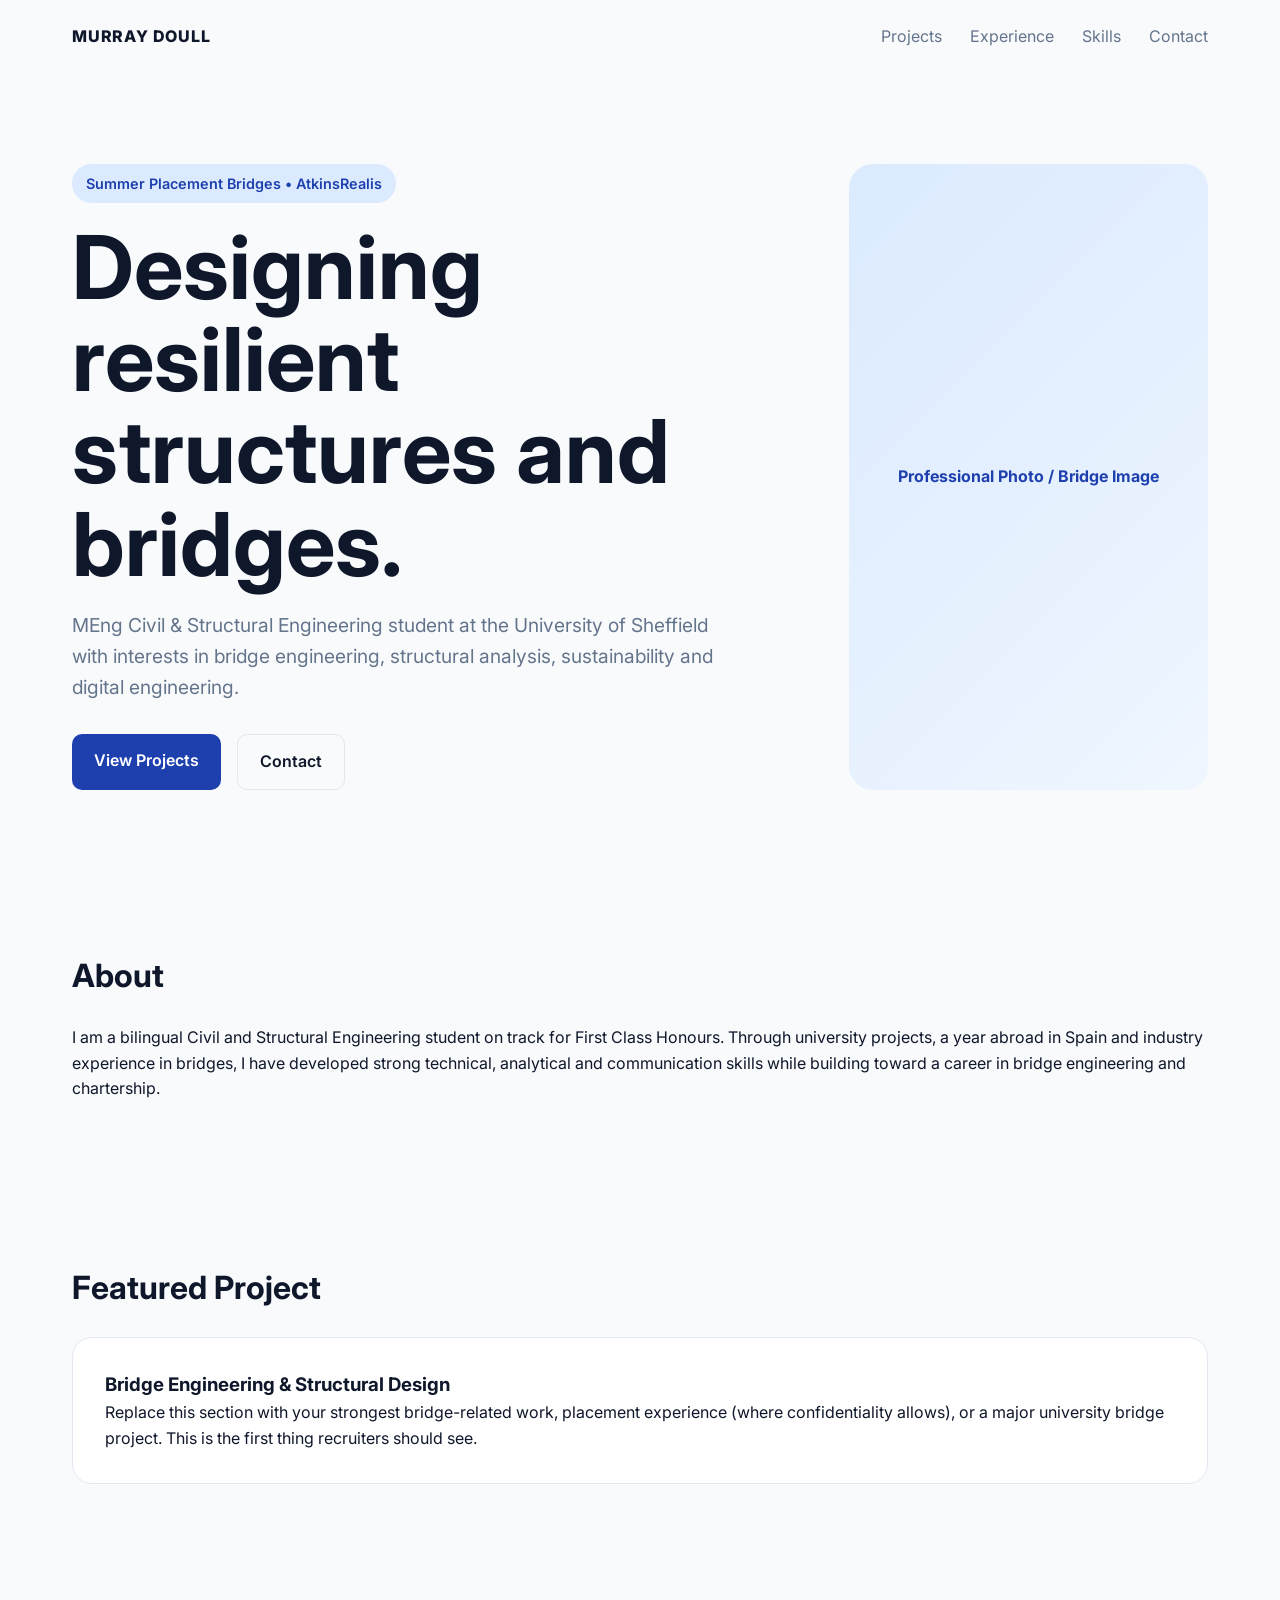
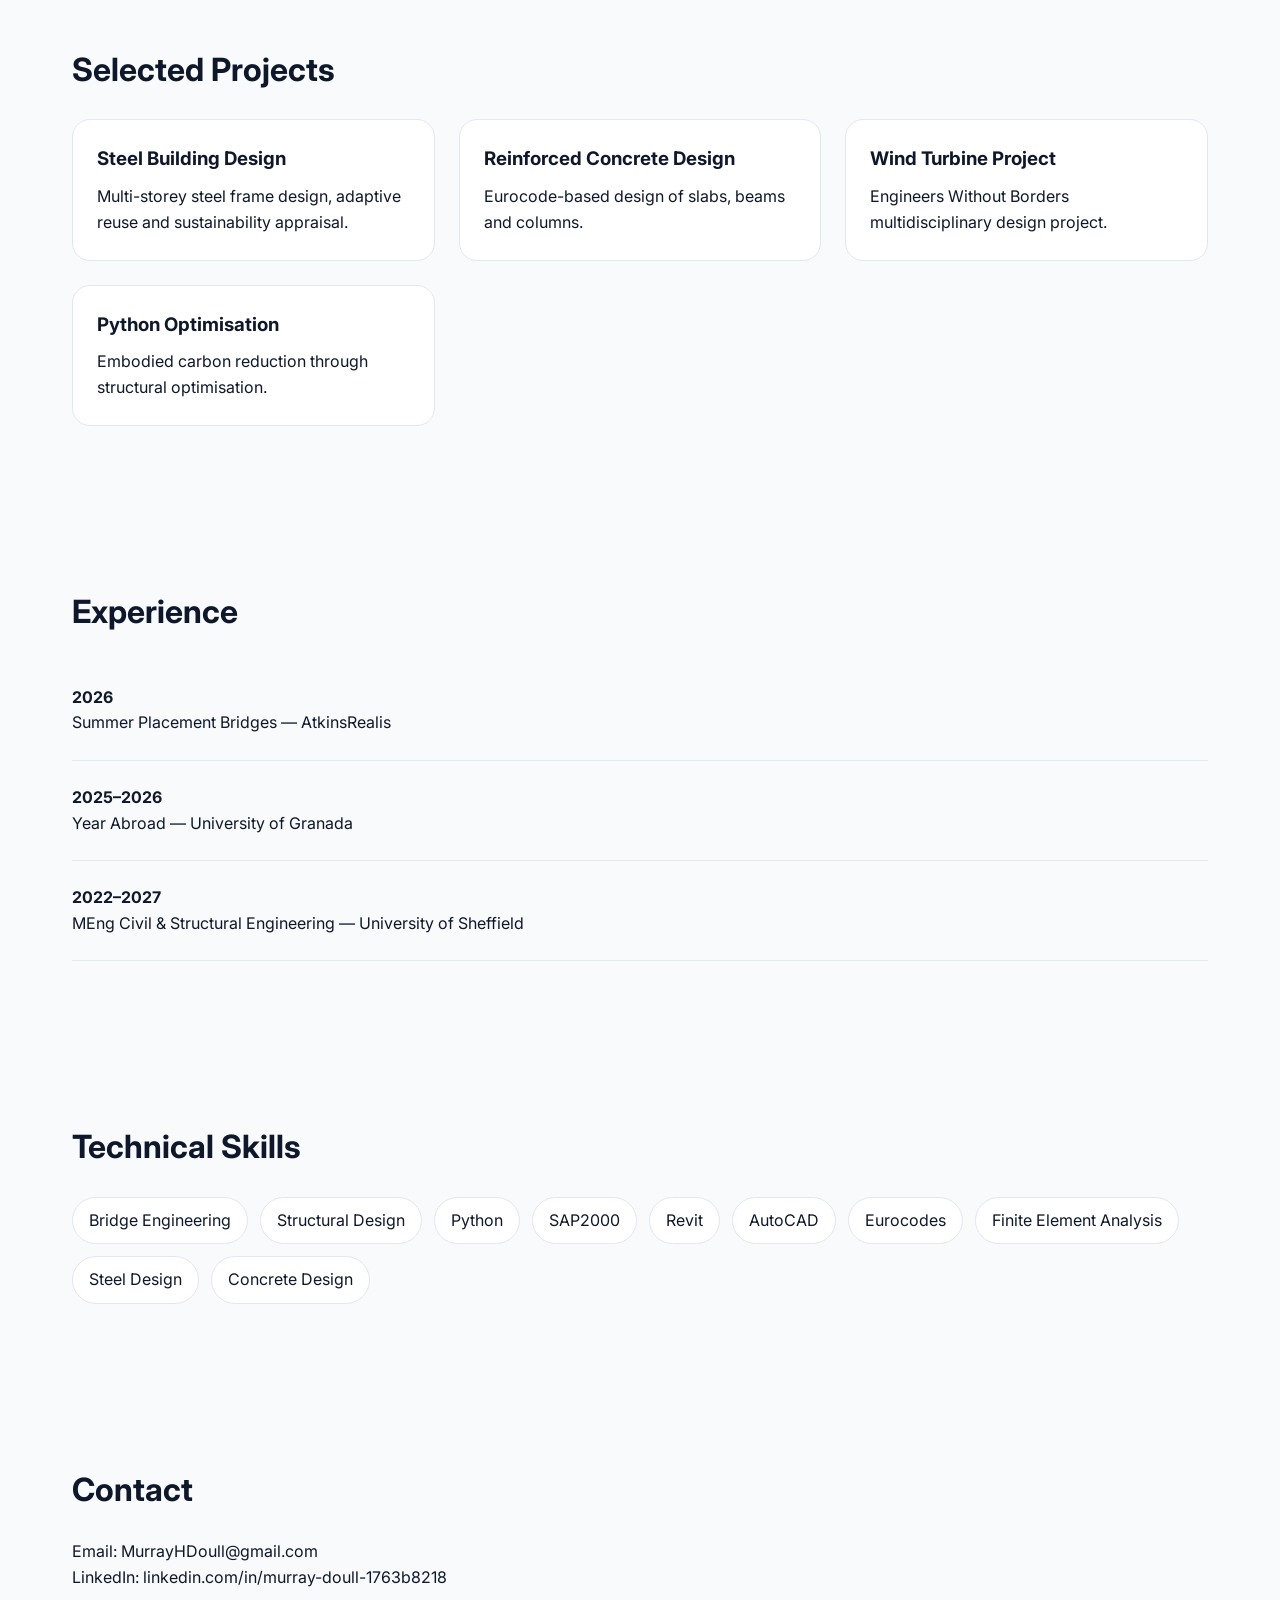
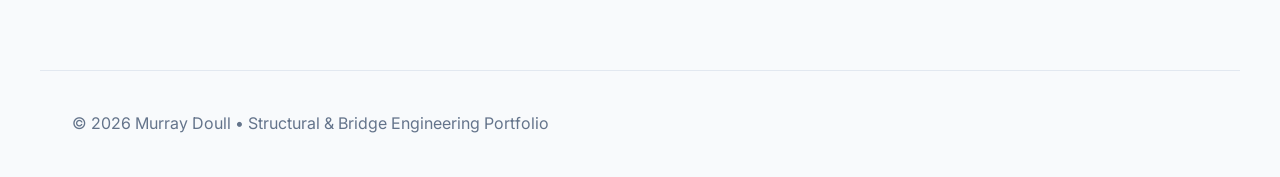
<file: index_old.html>
<!DOCTYPE html>
<html lang="en">
<head>
<meta charset="UTF-8">
<meta name="viewport" content="width=device-width, initial-scale=1.0">
<title>Murray Doull | Structural & Bridge Engineering</title>
<link rel="preconnect" href="https://fonts.googleapis.com">
<link rel="preconnect" href="https://fonts.gstatic.com" crossorigin>
<link href="https://fonts.googleapis.com/css2?family=Inter:wght@300;400;500;600;700;800&display=swap" rel="stylesheet">
<style>
:root{--bg:#f8fafc;--text:#0f172a;--muted:#64748b;--border:#e2e8f0;--primary:#1e40af;--card:#ffffff;}
*{margin:0;padding:0;box-sizing:border-box}
body{font-family:Inter,sans-serif;background:var(--bg);color:var(--text);line-height:1.6}
.header{max-width:1200px;margin:auto;padding:24px 32px;display:flex;justify-content:space-between;align-items:center}
.logo{font-weight:800;letter-spacing:.05em}
nav a{text-decoration:none;color:var(--muted);margin-left:24px}
.hero{max-width:1200px;margin:auto;padding:90px 32px 80px;display:grid;grid-template-columns:2fr 1fr;gap:60px}
.hero h1{font-size:clamp(3rem,7vw,5.5rem);line-height:1.05;margin-bottom:20px}
.hero p{font-size:1.2rem;color:var(--muted);max-width:650px}
.badge{display:inline-block;background:#dbeafe;color:var(--primary);padding:8px 14px;border-radius:999px;font-size:.9rem;font-weight:600;margin-bottom:18px}
.buttons{margin-top:32px;display:flex;gap:16px}
.btn{padding:14px 22px;border-radius:10px;text-decoration:none;font-weight:600}
.btn-primary{background:var(--primary);color:white}
.btn-secondary{border:1px solid var(--border);color:var(--text)}
.photo{background:linear-gradient(135deg,#dbeafe,#eff6ff);border-radius:24px;min-height:320px;display:flex;align-items:center;justify-content:center;font-weight:700;color:var(--primary)}
.section{max-width:1200px;margin:auto;padding:80px 32px}
.section h2{font-size:2rem;margin-bottom:24px}
.featured{background:var(--card);border:1px solid var(--border);border-radius:20px;padding:32px}
.grid{display:grid;grid-template-columns:repeat(auto-fit,minmax(280px,1fr));gap:24px}
.card{background:white;border:1px solid var(--border);padding:24px;border-radius:18px}
.card h3{margin-bottom:10px}
.timeline-item{padding:24px 0;border-bottom:1px solid var(--border)}
.skills{display:flex;flex-wrap:wrap;gap:12px}
.skills span{background:white;border:1px solid var(--border);padding:10px 16px;border-radius:999px}
footer{max-width:1200px;margin:auto;padding:40px 32px;border-top:1px solid var(--border);color:var(--muted)}
@media(max-width:768px){.hero{grid-template-columns:1fr}.header{flex-direction:column;gap:16px}}
</style>
</head>
<body>
<header class="header">
<div class="logo">MURRAY DOULL</div>
<nav>
<a href="#projects">Projects</a>
<a href="#experience">Experience</a>
<a href="#skills">Skills</a>
<a href="#contact">Contact</a>
</nav>
</header>
<section class="hero">
<div>
<div class="badge">Summer Placement Bridges • AtkinsRealis</div>
<h1>Designing resilient structures and bridges.</h1>
<p>MEng Civil & Structural Engineering student at the University of Sheffield with interests in bridge engineering, structural analysis, sustainability and digital engineering.</p>
<div class="buttons">
<a class="btn btn-primary" href="#projects">View Projects</a>
<a class="btn btn-secondary" href="#contact">Contact</a>
</div>
</div>
<div class="photo">Professional Photo / Bridge Image</div>
</section>
<section class="section">
<h2>About</h2>
<p>I am a bilingual Civil and Structural Engineering student on track for First Class Honours. Through university projects, a year abroad in Spain and industry experience in bridges, I have developed strong technical, analytical and communication skills while building toward a career in bridge engineering and chartership.</p>
</section>
<section class="section" id="projects">
<h2>Featured Project</h2>
<div class="featured">
<h3>Bridge Engineering & Structural Design</h3>
<p>Replace this section with your strongest bridge-related work, placement experience (where confidentiality allows), or a major university bridge project. This is the first thing recruiters should see.</p>
</div>
</section>
<section class="section">
<h2>Selected Projects</h2>
<div class="grid">
<div class="card"><h3>Steel Building Design</h3><p>Multi-storey steel frame design, adaptive reuse and sustainability appraisal.</p></div>
<div class="card"><h3>Reinforced Concrete Design</h3><p>Eurocode-based design of slabs, beams and columns.</p></div>
<div class="card"><h3>Wind Turbine Project</h3><p>Engineers Without Borders multidisciplinary design project.</p></div>
<div class="card"><h3>Python Optimisation</h3><p>Embodied carbon reduction through structural optimisation.</p></div>
</div>
</section>
<section class="section" id="experience">
<h2>Experience</h2>
<div class="timeline-item"><strong>2026</strong><br>Summer Placement Bridges — AtkinsRealis</div>
<div class="timeline-item"><strong>2025–2026</strong><br>Year Abroad — University of Granada</div>
<div class="timeline-item"><strong>2022–2027</strong><br>MEng Civil & Structural Engineering — University of Sheffield</div>
</section>
<section class="section" id="skills">
<h2>Technical Skills</h2>
<div class="skills">
<span>Bridge Engineering</span><span>Structural Design</span><span>Python</span><span>SAP2000</span><span>Revit</span><span>AutoCAD</span><span>Eurocodes</span><span>Finite Element Analysis</span><span>Steel Design</span><span>Concrete Design</span>
</div>
</section>
<section class="section" id="contact">
<h2>Contact</h2>
<p>Email: MurrayHDoull@gmail.com</p>
<p>LinkedIn: linkedin.com/in/murray-doull-1763b8218</p>
</section>
<footer>© 2026 Murray Doull • Structural & Bridge Engineering Portfolio</footer>
</body>
</html>
</file>
